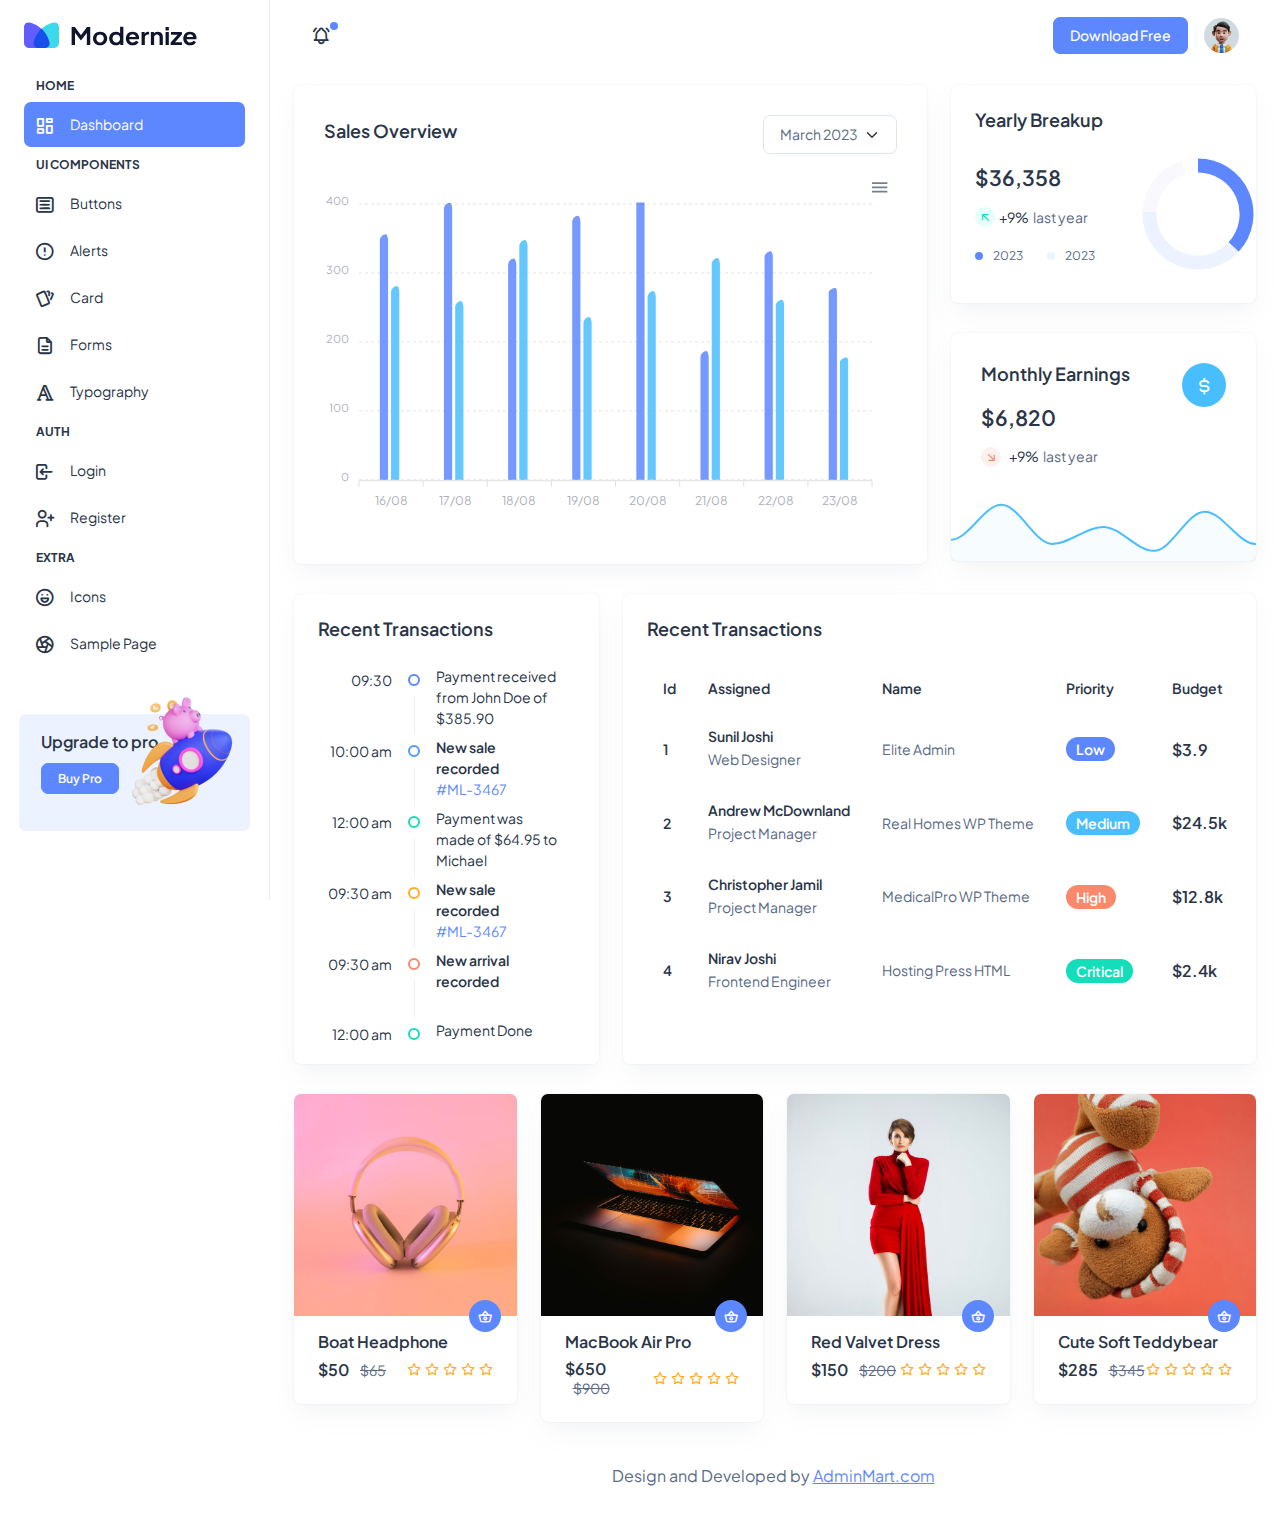
<file: Admin/pages/index.html>
<!doctype html>
<html lang="en">

<head>
  <meta charset="utf-8">
  <meta name="viewport" content="width=device-width, initial-scale=1">
  <title>Modernize Free</title>
  <link rel="shortcut icon" type="image/png" href="../assets/images/logos/favicon.png" />
  <link rel="stylesheet" href="../assets/css/styles.min.css" />
</head>

<body>
  <!--  Body Wrapper -->
  <div class="page-wrapper" id="main-wrapper" data-layout="vertical" data-navbarbg="skin6" data-sidebartype="full"
    data-sidebar-position="fixed" data-header-position="fixed">
    <!-- Sidebar Start -->
    <aside class="left-sidebar">
      <!-- Sidebar scroll-->
      <div>
        <div class="brand-logo d-flex align-items-center justify-content-between">
          <a href="./index.html" class="text-nowrap logo-img">
            <img src="../assets/images/logos/dark-logo.svg" width="180" alt="" />
          </a>
          <div class="close-btn d-xl-none d-block sidebartoggler cursor-pointer" id="sidebarCollapse">
            <i class="ti ti-x fs-8"></i>
          </div>
        </div>
        <!-- Sidebar navigation-->
        <nav class="sidebar-nav scroll-sidebar" data-simplebar="">
          <ul id="sidebarnav">
            <li class="nav-small-cap">
              <i class="ti ti-dots nav-small-cap-icon fs-4"></i>
              <span class="hide-menu">Home</span>
            </li>
            <li class="sidebar-item">
              <a class="sidebar-link" href="./index.html" aria-expanded="false">
                <span>
                  <i class="ti ti-layout-dashboard"></i>
                </span>
                <span class="hide-menu">Dashboard</span>
              </a>
            </li>
            <li class="nav-small-cap">
              <i class="ti ti-dots nav-small-cap-icon fs-4"></i>
              <span class="hide-menu">UI COMPONENTS</span>
            </li>
            <li class="sidebar-item">
              <a class="sidebar-link" href="./ui-buttons.html" aria-expanded="false">
                <span>
                  <i class="ti ti-article"></i>
                </span>
                <span class="hide-menu">Buttons</span>
              </a>
            </li>
            <li class="sidebar-item">
              <a class="sidebar-link" href="./ui-alerts.html" aria-expanded="false">
                <span>
                  <i class="ti ti-alert-circle"></i>
                </span>
                <span class="hide-menu">Alerts</span>
              </a>
            </li>
            <li class="sidebar-item">
              <a class="sidebar-link" href="./ui-card.html" aria-expanded="false">
                <span>
                  <i class="ti ti-cards"></i>
                </span>
                <span class="hide-menu">Card</span>
              </a>
            </li>
            <li class="sidebar-item">
              <a class="sidebar-link" href="./ui-forms.html" aria-expanded="false">
                <span>
                  <i class="ti ti-file-description"></i>
                </span>
                <span class="hide-menu">Forms</span>
              </a>
            </li>
            <li class="sidebar-item">
              <a class="sidebar-link" href="./ui-typography.html" aria-expanded="false">
                <span>
                  <i class="ti ti-typography"></i>
                </span>
                <span class="hide-menu">Typography</span>
              </a>
            </li>
            <li class="nav-small-cap">
              <i class="ti ti-dots nav-small-cap-icon fs-4"></i>
              <span class="hide-menu">AUTH</span>
            </li>
            <li class="sidebar-item">
              <a class="sidebar-link" href="./authentication-login.html" aria-expanded="false">
                <span>
                  <i class="ti ti-login"></i>
                </span>
                <span class="hide-menu">Login</span>
              </a>
            </li>
            <li class="sidebar-item">
              <a class="sidebar-link" href="./authentication-register.html" aria-expanded="false">
                <span>
                  <i class="ti ti-user-plus"></i>
                </span>
                <span class="hide-menu">Register</span>
              </a>
            </li>
            <li class="nav-small-cap">
              <i class="ti ti-dots nav-small-cap-icon fs-4"></i>
              <span class="hide-menu">EXTRA</span>
            </li>
            <li class="sidebar-item">
              <a class="sidebar-link" href="./icon-tabler.html" aria-expanded="false">
                <span>
                  <i class="ti ti-mood-happy"></i>
                </span>
                <span class="hide-menu">Icons</span>
              </a>
            </li>
            <li class="sidebar-item">
              <a class="sidebar-link" href="./sample-page.html" aria-expanded="false">
                <span>
                  <i class="ti ti-aperture"></i>
                </span>
                <span class="hide-menu">Sample Page</span>
              </a>
            </li>
          </ul>
          <div class="unlimited-access hide-menu bg-light-primary position-relative mb-7 mt-5 rounded">
            <div class="d-flex">
              <div class="unlimited-access-title me-3">
                <h6 class="fw-semibold fs-4 mb-6 text-dark w-85">Upgrade to pro</h6>
                <a href="https://adminmart.com/product/modernize-bootstrap-5-admin-template/" target="_blank" class="btn btn-primary fs-2 fw-semibold lh-sm">Buy Pro</a>
              </div>
              <div class="unlimited-access-img">
                <img src="../assets/images/backgrounds/rocket.png" alt="" class="img-fluid">
              </div>
            </div>
          </div>
        </nav>
        <!-- End Sidebar navigation -->
      </div>
      <!-- End Sidebar scroll-->
    </aside>
    <!--  Sidebar End -->
    <!--  Main wrapper -->
    <div class="body-wrapper">
      <!--  Header Start -->
      <header class="app-header">
        <nav class="navbar navbar-expand-lg navbar-light">
          <ul class="navbar-nav">
            <li class="nav-item d-block d-xl-none">
              <a class="nav-link sidebartoggler nav-icon-hover" id="headerCollapse" href="javascript:void(0)">
                <i class="ti ti-menu-2"></i>
              </a>
            </li>
            <li class="nav-item">
              <a class="nav-link nav-icon-hover" href="javascript:void(0)">
                <i class="ti ti-bell-ringing"></i>
                <div class="notification bg-primary rounded-circle"></div>
              </a>
            </li>
          </ul>
          <div class="navbar-collapse justify-content-end px-0" id="navbarNav">
            <ul class="navbar-nav flex-row ms-auto align-items-center justify-content-end">
              <a href="https://adminmart.com/product/modernize-free-bootstrap-admin-dashboard/" target="_blank" class="btn btn-primary">Download Free</a>
              <li class="nav-item dropdown">
                <a class="nav-link nav-icon-hover" href="javascript:void(0)" id="drop2" data-bs-toggle="dropdown"
                  aria-expanded="false">
                  <img src="../assets/images/profile/user-1.jpg" alt="" width="35" height="35" class="rounded-circle">
                </a>
                <div class="dropdown-menu dropdown-menu-end dropdown-menu-animate-up" aria-labelledby="drop2">
                  <div class="message-body">
                    <a href="javascript:void(0)" class="d-flex align-items-center gap-2 dropdown-item">
                      <i class="ti ti-user fs-6"></i>
                      <p class="mb-0 fs-3">My Profile</p>
                    </a>
                    <a href="javascript:void(0)" class="d-flex align-items-center gap-2 dropdown-item">
                      <i class="ti ti-mail fs-6"></i>
                      <p class="mb-0 fs-3">My Account</p>
                    </a>
                    <a href="javascript:void(0)" class="d-flex align-items-center gap-2 dropdown-item">
                      <i class="ti ti-list-check fs-6"></i>
                      <p class="mb-0 fs-3">My Task</p>
                    </a>
                    <a href="./authentication-login.html" class="btn btn-outline-primary mx-3 mt-2 d-block">Logout</a>
                  </div>
                </div>
              </li>
            </ul>
          </div>
        </nav>
      </header>
      <!--  Header End -->
      <div class="container-fluid">
        <!--  Row 1 -->
        <div class="row">
          <div class="col-lg-8 d-flex align-items-strech">
            <div class="card w-100">
              <div class="card-body">
                <div class="d-sm-flex d-block align-items-center justify-content-between mb-9">
                  <div class="mb-3 mb-sm-0">
                    <h5 class="card-title fw-semibold">Sales Overview</h5>
                  </div>
                  <div>
                    <select class="form-select">
                      <option value="1">March 2023</option>
                      <option value="2">April 2023</option>
                      <option value="3">May 2023</option>
                      <option value="4">June 2023</option>
                    </select>
                  </div>
                </div>
                <div id="chart"></div>
              </div>
            </div>
          </div>
          <div class="col-lg-4">
            <div class="row">
              <div class="col-lg-12">
                <!-- Yearly Breakup -->
                <div class="card overflow-hidden">
                  <div class="card-body p-4">
                    <h5 class="card-title mb-9 fw-semibold">Yearly Breakup</h5>
                    <div class="row align-items-center">
                      <div class="col-8">
                        <h4 class="fw-semibold mb-3">$36,358</h4>
                        <div class="d-flex align-items-center mb-3">
                          <span
                            class="me-1 rounded-circle bg-light-success round-20 d-flex align-items-center justify-content-center">
                            <i class="ti ti-arrow-up-left text-success"></i>
                          </span>
                          <p class="text-dark me-1 fs-3 mb-0">+9%</p>
                          <p class="fs-3 mb-0">last year</p>
                        </div>
                        <div class="d-flex align-items-center">
                          <div class="me-4">
                            <span class="round-8 bg-primary rounded-circle me-2 d-inline-block"></span>
                            <span class="fs-2">2023</span>
                          </div>
                          <div>
                            <span class="round-8 bg-light-primary rounded-circle me-2 d-inline-block"></span>
                            <span class="fs-2">2023</span>
                          </div>
                        </div>
                      </div>
                      <div class="col-4">
                        <div class="d-flex justify-content-center">
                          <div id="breakup"></div>
                        </div>
                      </div>
                    </div>
                  </div>
                </div>
              </div>
              <div class="col-lg-12">
                <!-- Monthly Earnings -->
                <div class="card">
                  <div class="card-body">
                    <div class="row alig n-items-start">
                      <div class="col-8">
                        <h5 class="card-title mb-9 fw-semibold"> Monthly Earnings </h5>
                        <h4 class="fw-semibold mb-3">$6,820</h4>
                        <div class="d-flex align-items-center pb-1">
                          <span
                            class="me-2 rounded-circle bg-light-danger round-20 d-flex align-items-center justify-content-center">
                            <i class="ti ti-arrow-down-right text-danger"></i>
                          </span>
                          <p class="text-dark me-1 fs-3 mb-0">+9%</p>
                          <p class="fs-3 mb-0">last year</p>
                        </div>
                      </div>
                      <div class="col-4">
                        <div class="d-flex justify-content-end">
                          <div
                            class="text-white bg-secondary rounded-circle p-6 d-flex align-items-center justify-content-center">
                            <i class="ti ti-currency-dollar fs-6"></i>
                          </div>
                        </div>
                      </div>
                    </div>
                  </div>
                  <div id="earning"></div>
                </div>
              </div>
            </div>
          </div>
        </div>
        <div class="row">
          <div class="col-lg-4 d-flex align-items-stretch">
            <div class="card w-100">
              <div class="card-body p-4">
                <div class="mb-4">
                  <h5 class="card-title fw-semibold">Recent Transactions</h5>
                </div>
                <ul class="timeline-widget mb-0 position-relative mb-n5">
                  <li class="timeline-item d-flex position-relative overflow-hidden">
                    <div class="timeline-time text-dark flex-shrink-0 text-end">09:30</div>
                    <div class="timeline-badge-wrap d-flex flex-column align-items-center">
                      <span class="timeline-badge border-2 border border-primary flex-shrink-0 my-8"></span>
                      <span class="timeline-badge-border d-block flex-shrink-0"></span>
                    </div>
                    <div class="timeline-desc fs-3 text-dark mt-n1">Payment received from John Doe of $385.90</div>
                  </li>
                  <li class="timeline-item d-flex position-relative overflow-hidden">
                    <div class="timeline-time text-dark flex-shrink-0 text-end">10:00 am</div>
                    <div class="timeline-badge-wrap d-flex flex-column align-items-center">
                      <span class="timeline-badge border-2 border border-info flex-shrink-0 my-8"></span>
                      <span class="timeline-badge-border d-block flex-shrink-0"></span>
                    </div>
                    <div class="timeline-desc fs-3 text-dark mt-n1 fw-semibold">New sale recorded <a
                        href="javascript:void(0)" class="text-primary d-block fw-normal">#ML-3467</a>
                    </div>
                  </li>
                  <li class="timeline-item d-flex position-relative overflow-hidden">
                    <div class="timeline-time text-dark flex-shrink-0 text-end">12:00 am</div>
                    <div class="timeline-badge-wrap d-flex flex-column align-items-center">
                      <span class="timeline-badge border-2 border border-success flex-shrink-0 my-8"></span>
                      <span class="timeline-badge-border d-block flex-shrink-0"></span>
                    </div>
                    <div class="timeline-desc fs-3 text-dark mt-n1">Payment was made of $64.95 to Michael</div>
                  </li>
                  <li class="timeline-item d-flex position-relative overflow-hidden">
                    <div class="timeline-time text-dark flex-shrink-0 text-end">09:30 am</div>
                    <div class="timeline-badge-wrap d-flex flex-column align-items-center">
                      <span class="timeline-badge border-2 border border-warning flex-shrink-0 my-8"></span>
                      <span class="timeline-badge-border d-block flex-shrink-0"></span>
                    </div>
                    <div class="timeline-desc fs-3 text-dark mt-n1 fw-semibold">New sale recorded <a
                        href="javascript:void(0)" class="text-primary d-block fw-normal">#ML-3467</a>
                    </div>
                  </li>
                  <li class="timeline-item d-flex position-relative overflow-hidden">
                    <div class="timeline-time text-dark flex-shrink-0 text-end">09:30 am</div>
                    <div class="timeline-badge-wrap d-flex flex-column align-items-center">
                      <span class="timeline-badge border-2 border border-danger flex-shrink-0 my-8"></span>
                      <span class="timeline-badge-border d-block flex-shrink-0"></span>
                    </div>
                    <div class="timeline-desc fs-3 text-dark mt-n1 fw-semibold">New arrival recorded 
                    </div>
                  </li>
                  <li class="timeline-item d-flex position-relative overflow-hidden">
                    <div class="timeline-time text-dark flex-shrink-0 text-end">12:00 am</div>
                    <div class="timeline-badge-wrap d-flex flex-column align-items-center">
                      <span class="timeline-badge border-2 border border-success flex-shrink-0 my-8"></span>
                    </div>
                    <div class="timeline-desc fs-3 text-dark mt-n1">Payment Done</div>
                  </li>
                </ul>
              </div>
            </div>
          </div>
          <div class="col-lg-8 d-flex align-items-stretch">
            <div class="card w-100">
              <div class="card-body p-4">
                <h5 class="card-title fw-semibold mb-4">Recent Transactions</h5>
                <div class="table-responsive">
                  <table class="table text-nowrap mb-0 align-middle">
                    <thead class="text-dark fs-4">
                      <tr>
                        <th class="border-bottom-0">
                          <h6 class="fw-semibold mb-0">Id</h6>
                        </th>
                        <th class="border-bottom-0">
                          <h6 class="fw-semibold mb-0">Assigned</h6>
                        </th>
                        <th class="border-bottom-0">
                          <h6 class="fw-semibold mb-0">Name</h6>
                        </th>
                        <th class="border-bottom-0">
                          <h6 class="fw-semibold mb-0">Priority</h6>
                        </th>
                        <th class="border-bottom-0">
                          <h6 class="fw-semibold mb-0">Budget</h6>
                        </th>
                      </tr>
                    </thead>
                    <tbody>
                      <tr>
                        <td class="border-bottom-0"><h6 class="fw-semibold mb-0">1</h6></td>
                        <td class="border-bottom-0">
                            <h6 class="fw-semibold mb-1">Sunil Joshi</h6>
                            <span class="fw-normal">Web Designer</span>                          
                        </td>
                        <td class="border-bottom-0">
                          <p class="mb-0 fw-normal">Elite Admin</p>
                        </td>
                        <td class="border-bottom-0">
                          <div class="d-flex align-items-center gap-2">
                            <span class="badge bg-primary rounded-3 fw-semibold">Low</span>
                          </div>
                        </td>
                        <td class="border-bottom-0">
                          <h6 class="fw-semibold mb-0 fs-4">$3.9</h6>
                        </td>
                      </tr> 
                      <tr>
                        <td class="border-bottom-0"><h6 class="fw-semibold mb-0">2</h6></td>
                        <td class="border-bottom-0">
                            <h6 class="fw-semibold mb-1">Andrew McDownland</h6>
                            <span class="fw-normal">Project Manager</span>                          
                        </td>
                        <td class="border-bottom-0">
                          <p class="mb-0 fw-normal">Real Homes WP Theme</p>
                        </td>
                        <td class="border-bottom-0">
                          <div class="d-flex align-items-center gap-2">
                            <span class="badge bg-secondary rounded-3 fw-semibold">Medium</span>
                          </div>
                        </td>
                        <td class="border-bottom-0">
                          <h6 class="fw-semibold mb-0 fs-4">$24.5k</h6>
                        </td>
                      </tr> 
                      <tr>
                        <td class="border-bottom-0"><h6 class="fw-semibold mb-0">3</h6></td>
                        <td class="border-bottom-0">
                            <h6 class="fw-semibold mb-1">Christopher Jamil</h6>
                            <span class="fw-normal">Project Manager</span>                          
                        </td>
                        <td class="border-bottom-0">
                          <p class="mb-0 fw-normal">MedicalPro WP Theme</p>
                        </td>
                        <td class="border-bottom-0">
                          <div class="d-flex align-items-center gap-2">
                            <span class="badge bg-danger rounded-3 fw-semibold">High</span>
                          </div>
                        </td>
                        <td class="border-bottom-0">
                          <h6 class="fw-semibold mb-0 fs-4">$12.8k</h6>
                        </td>
                      </tr>      
                      <tr>
                        <td class="border-bottom-0"><h6 class="fw-semibold mb-0">4</h6></td>
                        <td class="border-bottom-0">
                            <h6 class="fw-semibold mb-1">Nirav Joshi</h6>
                            <span class="fw-normal">Frontend Engineer</span>                          
                        </td>
                        <td class="border-bottom-0">
                          <p class="mb-0 fw-normal">Hosting Press HTML</p>
                        </td>
                        <td class="border-bottom-0">
                          <div class="d-flex align-items-center gap-2">
                            <span class="badge bg-success rounded-3 fw-semibold">Critical</span>
                          </div>
                        </td>
                        <td class="border-bottom-0">
                          <h6 class="fw-semibold mb-0 fs-4">$2.4k</h6>
                        </td>
                      </tr>                       
                    </tbody>
                  </table>
                </div>
              </div>
            </div>
          </div>
        </div>
        <div class="row">
          <div class="col-sm-6 col-xl-3">
            <div class="card overflow-hidden rounded-2">
              <div class="position-relative">
                <a href="javascript:void(0)"><img src="../assets/images/products/s4.jpg" class="card-img-top rounded-0" alt="..."></a>
                <a href="javascript:void(0)" class="bg-primary rounded-circle p-2 text-white d-inline-flex position-absolute bottom-0 end-0 mb-n3 me-3" data-bs-toggle="tooltip" data-bs-placement="top" data-bs-title="Add To Cart"><i class="ti ti-basket fs-4"></i></a>                      </div>
              <div class="card-body pt-3 p-4">
                <h6 class="fw-semibold fs-4">Boat Headphone</h6>
                <div class="d-flex align-items-center justify-content-between">
                  <h6 class="fw-semibold fs-4 mb-0">$50 <span class="ms-2 fw-normal text-muted fs-3"><del>$65</del></span></h6>
                  <ul class="list-unstyled d-flex align-items-center mb-0">
                    <li><a class="me-1" href="javascript:void(0)"><i class="ti ti-star text-warning"></i></a></li>
                    <li><a class="me-1" href="javascript:void(0)"><i class="ti ti-star text-warning"></i></a></li>
                    <li><a class="me-1" href="javascript:void(0)"><i class="ti ti-star text-warning"></i></a></li>
                    <li><a class="me-1" href="javascript:void(0)"><i class="ti ti-star text-warning"></i></a></li>
                    <li><a class="" href="javascript:void(0)"><i class="ti ti-star text-warning"></i></a></li>
                  </ul>
                </div>
              </div>
            </div>
          </div>
          <div class="col-sm-6 col-xl-3">
            <div class="card overflow-hidden rounded-2">
              <div class="position-relative">
                <a href="javascript:void(0)"><img src="../assets/images/products/s5.jpg" class="card-img-top rounded-0" alt="..."></a>
                <a href="javascript:void(0)" class="bg-primary rounded-circle p-2 text-white d-inline-flex position-absolute bottom-0 end-0 mb-n3 me-3" data-bs-toggle="tooltip" data-bs-placement="top" data-bs-title="Add To Cart"><i class="ti ti-basket fs-4"></i></a>                      </div>
              <div class="card-body pt-3 p-4">
                <h6 class="fw-semibold fs-4">MacBook Air Pro</h6>
                <div class="d-flex align-items-center justify-content-between">
                  <h6 class="fw-semibold fs-4 mb-0">$650 <span class="ms-2 fw-normal text-muted fs-3"><del>$900</del></span></h6>
                  <ul class="list-unstyled d-flex align-items-center mb-0">
                    <li><a class="me-1" href="javascript:void(0)"><i class="ti ti-star text-warning"></i></a></li>
                    <li><a class="me-1" href="javascript:void(0)"><i class="ti ti-star text-warning"></i></a></li>
                    <li><a class="me-1" href="javascript:void(0)"><i class="ti ti-star text-warning"></i></a></li>
                    <li><a class="me-1" href="javascript:void(0)"><i class="ti ti-star text-warning"></i></a></li>
                    <li><a class="" href="javascript:void(0)"><i class="ti ti-star text-warning"></i></a></li>
                  </ul>
                </div>
              </div>
            </div>
          </div>
          <div class="col-sm-6 col-xl-3">
            <div class="card overflow-hidden rounded-2">
              <div class="position-relative">
                <a href="javascript:void(0)"><img src="../assets/images/products/s7.jpg" class="card-img-top rounded-0" alt="..."></a>
                <a href="javascript:void(0)" class="bg-primary rounded-circle p-2 text-white d-inline-flex position-absolute bottom-0 end-0 mb-n3 me-3" data-bs-toggle="tooltip" data-bs-placement="top" data-bs-title="Add To Cart"><i class="ti ti-basket fs-4"></i></a>                      </div>
              <div class="card-body pt-3 p-4">
                <h6 class="fw-semibold fs-4">Red Valvet Dress</h6>
                <div class="d-flex align-items-center justify-content-between">
                  <h6 class="fw-semibold fs-4 mb-0">$150 <span class="ms-2 fw-normal text-muted fs-3"><del>$200</del></span></h6>
                  <ul class="list-unstyled d-flex align-items-center mb-0">
                    <li><a class="me-1" href="javascript:void(0)"><i class="ti ti-star text-warning"></i></a></li>
                    <li><a class="me-1" href="javascript:void(0)"><i class="ti ti-star text-warning"></i></a></li>
                    <li><a class="me-1" href="javascript:void(0)"><i class="ti ti-star text-warning"></i></a></li>
                    <li><a class="me-1" href="javascript:void(0)"><i class="ti ti-star text-warning"></i></a></li>
                    <li><a class="" href="javascript:void(0)"><i class="ti ti-star text-warning"></i></a></li>
                  </ul>
                </div>
              </div>
            </div>
          </div>
          <div class="col-sm-6 col-xl-3">
            <div class="card overflow-hidden rounded-2">
              <div class="position-relative">
                <a href="javascript:void(0)"><img src="../assets/images/products/s11.jpg" class="card-img-top rounded-0" alt="..."></a>
                <a href="javascript:void(0)" class="bg-primary rounded-circle p-2 text-white d-inline-flex position-absolute bottom-0 end-0 mb-n3 me-3" data-bs-toggle="tooltip" data-bs-placement="top" data-bs-title="Add To Cart"><i class="ti ti-basket fs-4"></i></a>                      </div>
              <div class="card-body pt-3 p-4">
                <h6 class="fw-semibold fs-4">Cute Soft Teddybear</h6>
                <div class="d-flex align-items-center justify-content-between">
                  <h6 class="fw-semibold fs-4 mb-0">$285 <span class="ms-2 fw-normal text-muted fs-3"><del>$345</del></span></h6>
                  <ul class="list-unstyled d-flex align-items-center mb-0">
                    <li><a class="me-1" href="javascript:void(0)"><i class="ti ti-star text-warning"></i></a></li>
                    <li><a class="me-1" href="javascript:void(0)"><i class="ti ti-star text-warning"></i></a></li>
                    <li><a class="me-1" href="javascript:void(0)"><i class="ti ti-star text-warning"></i></a></li>
                    <li><a class="me-1" href="javascript:void(0)"><i class="ti ti-star text-warning"></i></a></li>
                    <li><a class="" href="javascript:void(0)"><i class="ti ti-star text-warning"></i></a></li>
                  </ul>
                </div>
              </div>
            </div>
          </div>
        </div>
        <div class="py-6 px-6 text-center">
          <p class="mb-0 fs-4">Design and Developed by <a href="https://adminmart.com/" target="_blank" class="pe-1 text-primary text-decoration-underline">AdminMart.com</a></p>
        </div>
      </div>
    </div>
  </div>
  <script src="../assets/libs/jquery/dist/jquery.min.js"></script>
  <script src="../assets/libs/bootstrap/dist/js/bootstrap.bundle.min.js"></script>
  <script src="../assets/js/sidebarmenu.js"></script>
  <script src="../assets/js/app.min.js"></script>
  <script src="../assets/libs/apexcharts/dist/apexcharts.min.js"></script>
  <script src="../assets/libs/simplebar/dist/simplebar.js"></script>
  <script src="../assets/js/dashboard.js"></script>
</body>

</html>
</file>
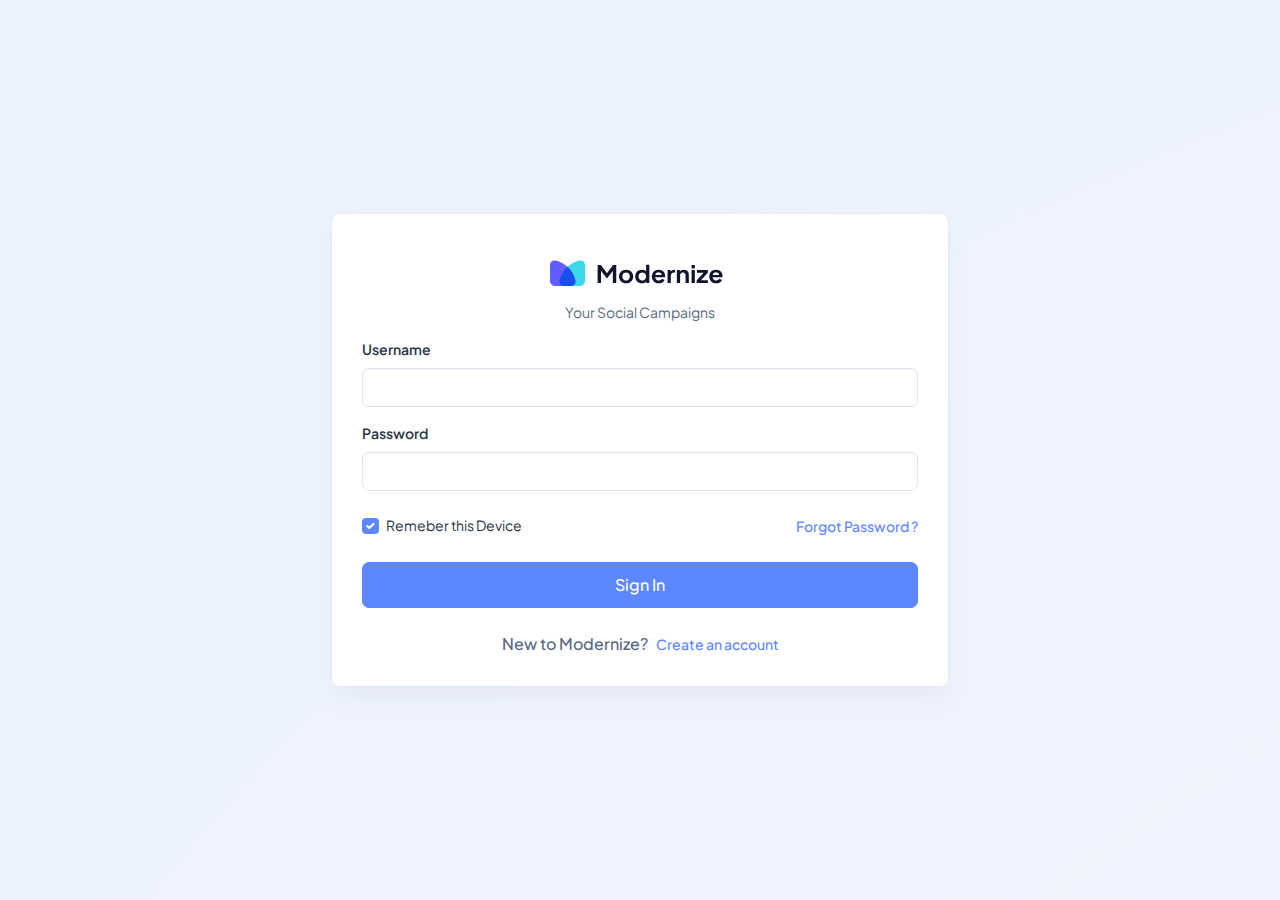
<file: Admin/pages/authentication-login.html>
<!doctype html>
<html lang="en">

<head>
  <meta charset="utf-8">
  <meta name="viewport" content="width=device-width, initial-scale=1">
  <title>Modernize Free</title>
  <link rel="shortcut icon" type="image/png" href="../assets/images/logos/favicon.png" />
  <link rel="stylesheet" href="../assets/css/styles.min.css" />
</head>

<body>
  <!--  Body Wrapper -->
  <div class="page-wrapper" id="main-wrapper" data-layout="vertical" data-navbarbg="skin6" data-sidebartype="full"
    data-sidebar-position="fixed" data-header-position="fixed">
    <div
      class="position-relative overflow-hidden radial-gradient min-vh-100 d-flex align-items-center justify-content-center">
      <div class="d-flex align-items-center justify-content-center w-100">
        <div class="row justify-content-center w-100">
          <div class="col-md-8 col-lg-6 col-xxl-3">
            <div class="card mb-0">
              <div class="card-body">
                <a href="./index.html" class="text-nowrap logo-img text-center d-block py-3 w-100">
                  <img src="../assets/images/logos/dark-logo.svg" width="180" alt="">
                </a>
                <p class="text-center">Your Social Campaigns</p>
                <form>
                  <div class="mb-3">
                    <label for="exampleInputEmail1" class="form-label">Username</label>
                    <input type="email" class="form-control" id="exampleInputEmail1" aria-describedby="emailHelp">
                  </div>
                  <div class="mb-4">
                    <label for="exampleInputPassword1" class="form-label">Password</label>
                    <input type="password" class="form-control" id="exampleInputPassword1">
                  </div>
                  <div class="d-flex align-items-center justify-content-between mb-4">
                    <div class="form-check">
                      <input class="form-check-input primary" type="checkbox" value="" id="flexCheckChecked" checked>
                      <label class="form-check-label text-dark" for="flexCheckChecked">
                        Remeber this Device
                      </label>
                    </div>
                    <a class="text-primary fw-bold" href="./index.html">Forgot Password ?</a>
                  </div>
                  <a href="./index.html" class="btn btn-primary w-100 py-8 fs-4 mb-4 rounded-2">Sign In</a>
                  <div class="d-flex align-items-center justify-content-center">
                    <p class="fs-4 mb-0 fw-bold">New to Modernize?</p>
                    <a class="text-primary fw-bold ms-2" href="./authentication-register.html">Create an account</a>
                  </div>
                </form>
              </div>
            </div>
          </div>
        </div>
      </div>
    </div>
  </div>
  <script src="../assets/libs/jquery/dist/jquery.min.js"></script>
  <script src="../assets/libs/bootstrap/dist/js/bootstrap.bundle.min.js"></script>
</body>

</html>
</file>
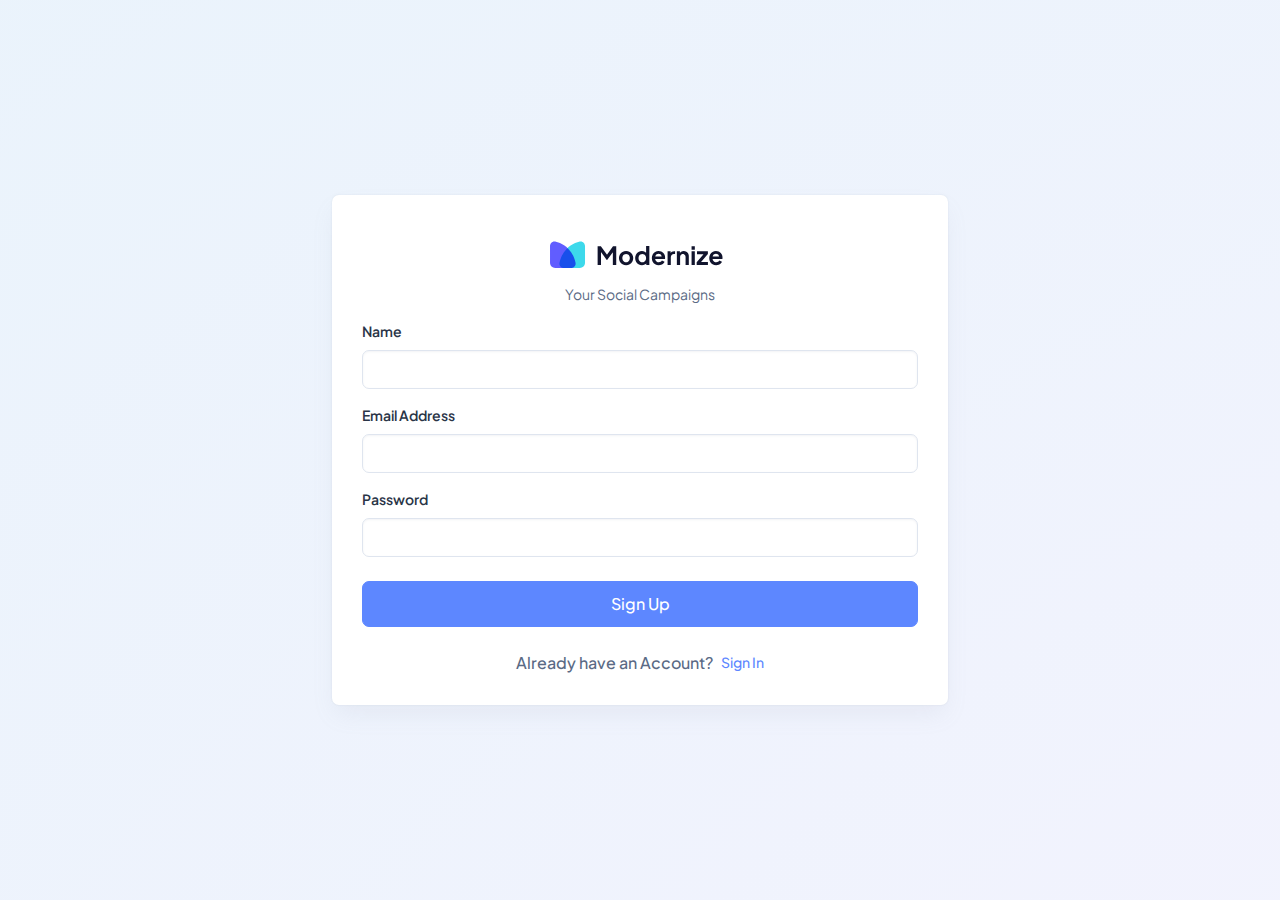
<file: Admin/pages/authentication-register.html>
<!doctype html>
<html lang="en">

<head>
  <meta charset="utf-8">
  <meta name="viewport" content="width=device-width, initial-scale=1">
  <title>Modernize Free</title>
  <link rel="shortcut icon" type="image/png" href="../assets/images/logos/favicon.png" />
  <link rel="stylesheet" href="../assets/css/styles.min.css" />
</head>

<body>
  <!--  Body Wrapper -->
  <div class="page-wrapper" id="main-wrapper" data-layout="vertical" data-navbarbg="skin6" data-sidebartype="full"
    data-sidebar-position="fixed" data-header-position="fixed">
    <div
      class="position-relative overflow-hidden radial-gradient min-vh-100 d-flex align-items-center justify-content-center">
      <div class="d-flex align-items-center justify-content-center w-100">
        <div class="row justify-content-center w-100">
          <div class="col-md-8 col-lg-6 col-xxl-3">
            <div class="card mb-0">
              <div class="card-body">
                <a href="./index.html" class="text-nowrap logo-img text-center d-block py-3 w-100">
                  <img src="../assets/images/logos/dark-logo.svg" width="180" alt="">
                </a>
                <p class="text-center">Your Social Campaigns</p>
                <form>
                  <div class="mb-3">
                    <label for="exampleInputtext1" class="form-label">Name</label>
                    <input type="text" class="form-control" id="exampleInputtext1" aria-describedby="textHelp">
                  </div>
                  <div class="mb-3">
                    <label for="exampleInputEmail1" class="form-label">Email Address</label>
                    <input type="email" class="form-control" id="exampleInputEmail1" aria-describedby="emailHelp">
                  </div>
                  <div class="mb-4">
                    <label for="exampleInputPassword1" class="form-label">Password</label>
                    <input type="password" class="form-control" id="exampleInputPassword1">
                  </div>
                  <a href="./index.html" class="btn btn-primary w-100 py-8 fs-4 mb-4 rounded-2">Sign Up</a>
                  <div class="d-flex align-items-center justify-content-center">
                    <p class="fs-4 mb-0 fw-bold">Already have an Account?</p>
                    <a class="text-primary fw-bold ms-2" href="./authentication-login.html">Sign In</a>
                  </div>
                </form>
              </div>
            </div>
          </div>
        </div>
      </div>
    </div>
  </div>
  <script src="../assets/libs/jquery/dist/jquery.min.js"></script>
  <script src="../assets/libs/bootstrap/dist/js/bootstrap.bundle.min.js"></script>
</body>

</html>
</file>
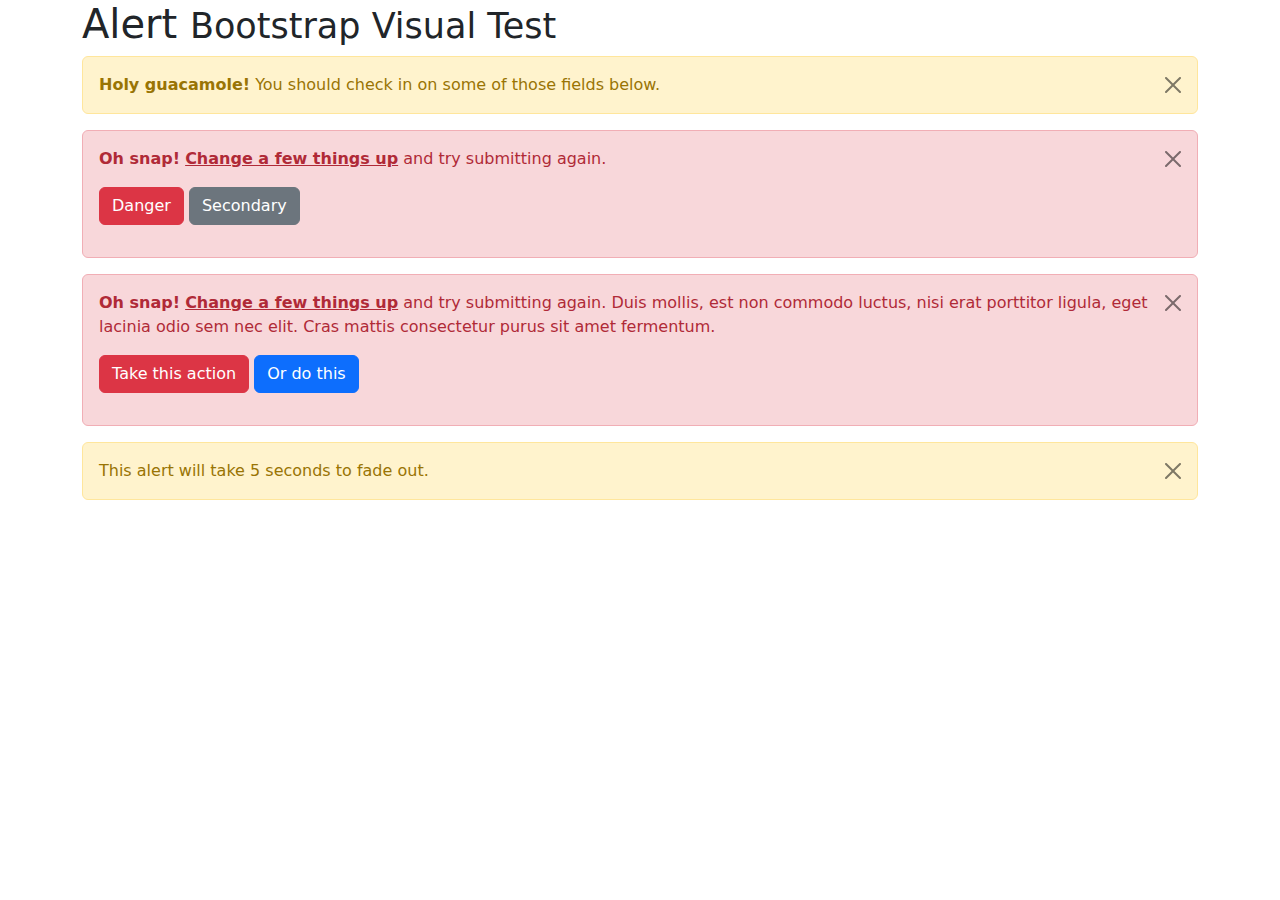
<file: Admin/assets/libs/bootstrap/js/tests/visual/alert.html>
<!doctype html>
<html lang="en">
  <head>
    <meta charset="utf-8">
    <meta name="viewport" content="width=device-width, initial-scale=1">
    <link href="../../../dist/css/bootstrap.min.css" rel="stylesheet">
    <title>Alert</title>
  </head>
  <body>
    <div class="container">
      <h1>Alert <small>Bootstrap Visual Test</small></h1>

      <div class="alert alert-warning alert-dismissible fade show" role="alert">
        <button type="button" class="btn-close" data-bs-dismiss="alert" aria-label="Close"></button>
        <strong>Holy guacamole!</strong> You should check in on some of those fields below.
      </div>

      <div class="alert alert-danger alert-dismissible fade show" role="alert">
        <button type="button" class="btn-close" data-bs-dismiss="alert" aria-label="Close"></button>
        <p>
          <strong>Oh snap!</strong> <a href="#" class="alert-link">Change a few things up</a> and try submitting again.
        </p>
        <p>
          <button type="button" class="btn btn-danger">Danger</button>
          <button type="button" class="btn btn-secondary">Secondary</button>
        </p>
      </div>

      <div class="alert alert-danger alert-dismissible fade show" role="alert">
        <button type="button" class="btn-close" data-bs-dismiss="alert" aria-label="Close"></button>
        <p>
          <strong>Oh snap!</strong> <a href="#" class="alert-link">Change a few things up</a> and try submitting again. Duis mollis, est non commodo luctus, nisi erat porttitor ligula, eget lacinia odio sem nec elit. Cras mattis consectetur purus sit amet fermentum.
        </p>
        <p>
          <button type="button" class="btn btn-danger">Take this action</button>
          <button type="button" class="btn btn-primary">Or do this</button>
        </p>
      </div>

      <div class="alert alert-warning alert-dismissible fade show" role="alert" style="transition-duration: 5s;">
        <button type="button" class="btn-close" data-bs-dismiss="alert" aria-label="Close"></button>
        This alert will take 5 seconds to fade out.
      </div>
    </div>

    <script src="../../../dist/js/bootstrap.bundle.js"></script>
  </body>
</html>
</file>
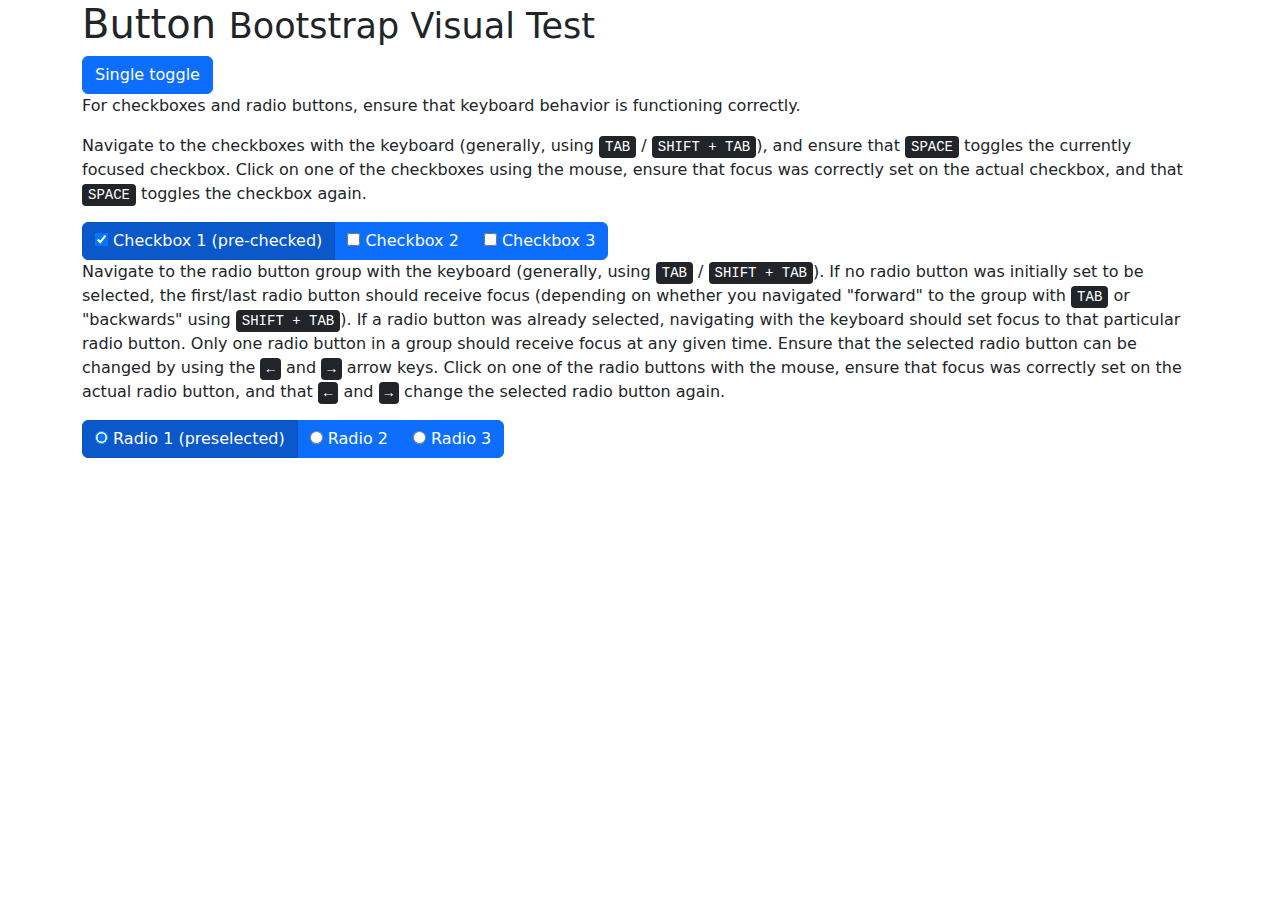
<file: Admin/assets/libs/bootstrap/js/tests/visual/button.html>
<!doctype html>
<html lang="en">
  <head>
    <meta charset="utf-8">
    <meta name="viewport" content="width=device-width, initial-scale=1">
    <link href="../../../dist/css/bootstrap.min.css" rel="stylesheet">
    <title>Button</title>
  </head>
  <body>
    <div class="container">
      <h1>Button <small>Bootstrap Visual Test</small></h1>

      <button type="button" class="btn btn-primary" data-bs-toggle="button" aria-pressed="false" autocomplete="off">
        Single toggle
      </button>

      <p>For checkboxes and radio buttons, ensure that keyboard behavior is functioning correctly.</p>
      <p>Navigate to the checkboxes with the keyboard (generally, using <kbd>TAB</kbd> / <kbd>SHIFT + TAB</kbd>), and ensure that <kbd>SPACE</kbd> toggles the currently focused checkbox. Click on one of the checkboxes using the mouse, ensure that focus was correctly set on the actual checkbox, and that <kbd>SPACE</kbd> toggles the checkbox again.</p>

      <div class="btn-group" data-bs-toggle="buttons">
        <label class="btn btn-primary active">
          <input type="checkbox" checked autocomplete="off"> Checkbox 1 (pre-checked)
        </label>
        <label class="btn btn-primary">
          <input type="checkbox" autocomplete="off"> Checkbox 2
        </label>
        <label class="btn btn-primary">
          <input type="checkbox" autocomplete="off"> Checkbox 3
        </label>
      </div>

      <p>Navigate to the radio button group with the keyboard (generally, using <kbd>TAB</kbd> / <kbd>SHIFT + TAB</kbd>). If no radio button was initially set to be selected, the first/last radio button should receive focus (depending on whether you navigated "forward" to the group with <kbd>TAB</kbd> or "backwards" using <kbd>SHIFT + TAB</kbd>). If a radio button was already selected, navigating with the keyboard should set focus to that particular radio button. Only one radio button in a group should receive focus at any given time.  Ensure that the selected radio button can be changed by using the <kbd>←</kbd> and <kbd>→</kbd> arrow keys. Click on one of the radio buttons with the mouse,  ensure that focus was correctly set on the actual radio button, and that <kbd>←</kbd> and <kbd>→</kbd> change the selected radio button again.</p>

      <div class="btn-group" data-bs-toggle="buttons">
        <label class="btn btn-primary active">
          <input type="radio" name="options" id="option1" autocomplete="off" checked> Radio 1 (preselected)
        </label>
        <label class="btn btn-primary">
          <input type="radio" name="options" id="option2" autocomplete="off"> Radio 2
        </label>
        <label class="btn btn-primary">
          <input type="radio" name="options" id="option3" autocomplete="off"> Radio 3
        </label>
      </div>
    </div>

    <script src="../../../dist/js/bootstrap.bundle.js"></script>
  </body>
</html>
</file>
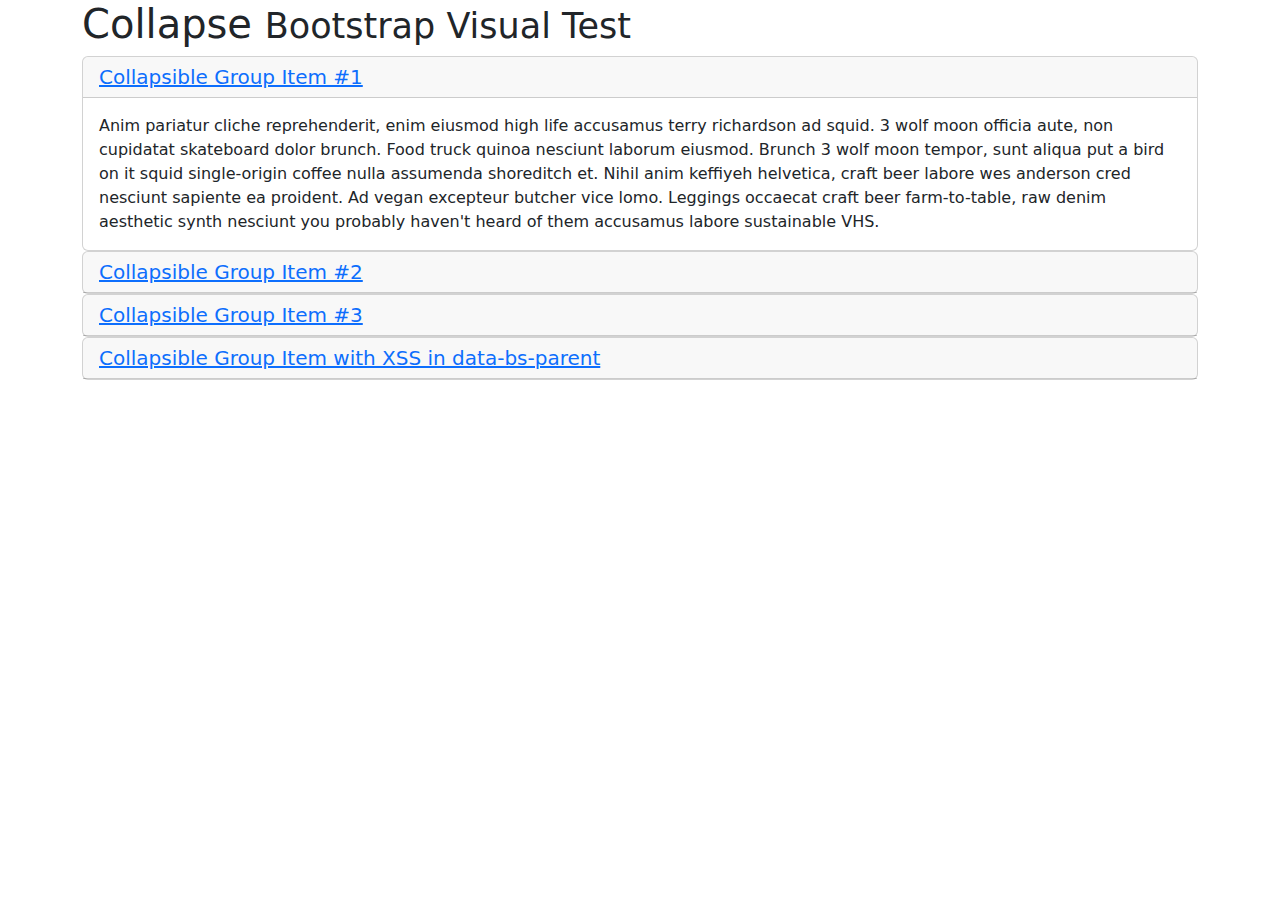
<file: Admin/assets/libs/bootstrap/js/tests/visual/collapse.html>
<!doctype html>
<html lang="en">
  <head>
    <meta charset="utf-8">
    <meta name="viewport" content="width=device-width, initial-scale=1">
    <link href="../../../dist/css/bootstrap.min.css" rel="stylesheet">
    <title>Collapse</title>
  </head>
  <body>
    <div class="container">
      <h1>Collapse <small>Bootstrap Visual Test</small></h1>

      <div id="accordion" role="tablist">
        <div class="card" role="presentation">
          <div class="card-header" role="tab" id="headingOne">
            <h5 class="mb-0">
              <a data-bs-toggle="collapse" href="#collapseOne" aria-expanded="true" aria-controls="collapseOne">
                Collapsible Group Item #1
              </a>
            </h5>
          </div>

          <div id="collapseOne" class="collapse show" data-bs-parent="#accordion" role="tabpanel" aria-labelledby="headingOne">
            <div class="card-body">
              Anim pariatur cliche reprehenderit, enim eiusmod high life accusamus terry richardson ad squid. 3 wolf moon officia aute, non cupidatat skateboard dolor brunch. Food truck quinoa nesciunt laborum eiusmod. Brunch 3 wolf moon tempor, sunt aliqua put a bird on it squid single-origin coffee nulla assumenda shoreditch et. Nihil anim keffiyeh helvetica, craft beer labore wes anderson cred nesciunt sapiente ea proident. Ad vegan excepteur butcher vice lomo. Leggings occaecat craft beer farm-to-table, raw denim aesthetic synth nesciunt you probably haven't heard of them accusamus labore sustainable VHS.
            </div>
          </div>
        </div>
        <div class="card" role="presentation">
          <div class="card-header" role="tab" id="headingTwo">
            <h5 class="mb-0">
              <a class="collapsed" data-bs-toggle="collapse" href="#collapseTwo" aria-expanded="false" aria-controls="collapseTwo">
                Collapsible Group Item #2
              </a>
            </h5>
          </div>
          <div id="collapseTwo" class="collapse" data-bs-parent="#accordion" role="tabpanel" aria-labelledby="headingTwo">
            <div class="card-body">
              Anim pariatur cliche reprehenderit, enim eiusmod high life accusamus terry richardson ad squid. 3 wolf moon officia aute, non cupidatat skateboard dolor brunch. Food truck quinoa nesciunt laborum eiusmod. Brunch 3 wolf moon tempor, sunt aliqua put a bird on it squid single-origin coffee nulla assumenda shoreditch et. Nihil anim keffiyeh helvetica, craft beer labore wes anderson cred nesciunt sapiente ea proident. Ad vegan excepteur butcher vice lomo. Leggings occaecat craft beer farm-to-table, raw denim aesthetic synth nesciunt you probably haven't heard of them accusamus labore sustainable VHS.
            </div>
          </div>
        </div>
        <div class="card" role="presentation">
          <div class="card-header" role="tab" id="headingThree">
            <h5 class="mb-0">
              <a class="collapsed" data-bs-toggle="collapse" href="#collapseThree" aria-expanded="false" aria-controls="collapseThree">
                Collapsible Group Item #3
              </a>
            </h5>
          </div>
          <div id="collapseThree" class="collapse" data-bs-parent="#accordion" role="tabpanel" aria-labelledby="headingThree">
            <div class="card-body">
              Anim pariatur cliche reprehenderit, enim eiusmod high life accusamus terry richardson ad squid. 3 wolf moon officia aute, non cupidatat skateboard dolor brunch. Food truck quinoa nesciunt laborum eiusmod. Brunch 3 wolf moon tempor, sunt aliqua put a bird on it squid single-origin coffee nulla assumenda shoreditch et. Nihil anim keffiyeh helvetica, craft beer labore wes anderson cred nesciunt sapiente ea proident. Ad vegan excepteur butcher vice lomo. Leggings occaecat craft beer farm-to-table, raw denim aesthetic synth nesciunt you probably haven't heard of them accusamus labore sustainable VHS.
            </div>
          </div>
        </div>
        <div class="card" role="presentation">
          <div class="card-header" role="tab" id="headingFour">
            <h5 class="mb-0">
              <a class="collapsed" data-bs-toggle="collapse" href="#collapseFour" aria-expanded="false" aria-controls="collapseFour">
                Collapsible Group Item with XSS in data-bs-parent
              </a>
            </h5>
          </div>
          <div id="collapseFour" class="collapse" data-bs-parent="<img src=1 onerror=alert(123)>" role="tabpanel" aria-labelledby="headingFour">
            <div class="card-body">
              Anim pariatur cliche reprehenderit, enim eiusmod high life accusamus terry richardson ad squid. 3 wolf moon officia aute, non cupidatat skateboard dolor brunch. Food truck quinoa nesciunt laborum eiusmod. Brunch 3 wolf moon tempor, sunt aliqua put a bird on it squid single-origin coffee nulla assumenda shoreditch et. Nihil anim keffiyeh helvetica, craft beer labore wes anderson cred nesciunt sapiente ea proident. Ad vegan excepteur butcher vice lomo. Leggings occaecat craft beer farm-to-table, raw denim aesthetic synth nesciunt you probably haven't heard of them accusamus labore sustainable VHS.
            </div>
          </div>
        </div>
      </div>
    </div>

    <script src="../../../dist/js/bootstrap.bundle.js"></script>
  </body>
</html>
</file>
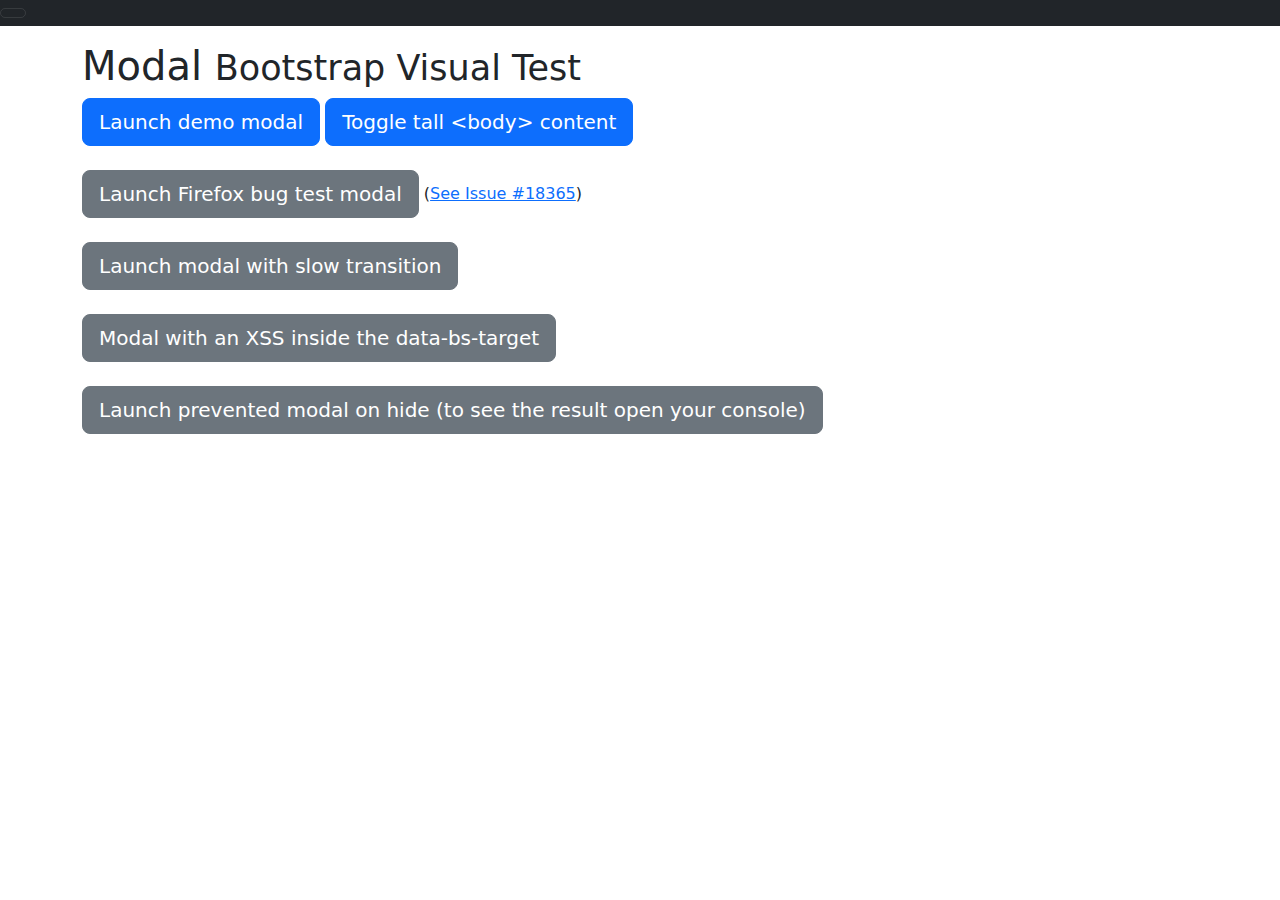
<file: Admin/assets/libs/bootstrap/js/tests/visual/modal.html>
<!doctype html>
<html lang="en">
  <head>
    <meta charset="utf-8">
    <meta name="viewport" content="width=device-width, initial-scale=1">
    <link href="../../../dist/css/bootstrap.min.css" rel="stylesheet">
    <title>Modal</title>
    <style>
      #tall {
        height: 1500px;
        width: 100px;
      }
    </style>
  </head>
  <body>
    <nav class="navbar navbar-full navbar-dark bg-dark">
      <button class="navbar-toggler hidden-lg-up" type="button" data-bs-toggle="collapse" data-bs-target="#navbarResponsive" aria-controls="navbarResponsive" aria-expanded="false" aria-label="Toggle navigation"></button>
      <div class="collapse navbar-expand-md" id="navbarResponsive">
        <a class="navbar-brand" href="#">This shouldn't jump!</a>
        <ul class="navbar-nav">
          <li class="nav-item">
            <a class="nav-link active" href="#" aria-current="page">Home</a>
          </li>
          <li class="nav-item">
            <a class="nav-link" href="#">Link</a>
          </li>
          <li class="nav-item">
            <a class="nav-link" href="#">Link</a>
          </li>
        </ul>
      </div>
    </nav>

    <div class="container mt-3">
      <h1>Modal <small>Bootstrap Visual Test</small></h1>

      <div class="modal fade" id="myModal" tabindex="-1" aria-labelledby="myModalLabel" aria-hidden="true">
        <div class="modal-dialog">
          <div class="modal-content">
            <div class="modal-header">
              <h1 class="modal-title fs-4" id="myModalLabel">Modal title</h1>
              <button type="button" class="btn-close" data-bs-dismiss="modal" aria-label="Close"></button>
            </div>
            <div class="modal-body">
              <h4>Text in a modal</h4>
              <p>Duis mollis, est non commodo luctus, nisi erat porttitor ligula.</p>

              <h4>Popover in a modal</h4>
              <p>This <button type="button" class="btn btn-primary" data-bs-toggle="popover" data-bs-placement="left" title="Popover title" data-bs-content="And here's some amazing content. It's very engaging. Right?">button</button> should trigger a popover on click.</p>


              <h4>Tooltips in a modal</h4>
              <p><a href="#" data-bs-toggle="tooltip" data-bs-placement="top" title="Tooltip on top">This link</a> and <a href="#" data-bs-toggle="tooltip" data-bs-placement="bottom" title="Tooltip on bottom">that link</a> should have tooltips on hover.</p>

              <div id="accordion" role="tablist">
                <div class="card" role="presentation">
                  <div class="card-header" role="tab" id="headingOne">
                    <h5 class="mb-0">
                      <a data-bs-toggle="collapse" href="#collapseOne" aria-expanded="true" aria-controls="collapseOne">
                        Collapsible Group Item #1
                      </a>
                    </h5>
                  </div>

                  <div id="collapseOne" class="collapse show" data-bs-parent="#accordion" role="tabpanel" aria-labelledby="headingOne">
                    <div class="card-body">
                      Anim pariatur cliche reprehenderit, enim eiusmod high life accusamus terry richardson ad squid. 3 wolf moon officia aute, non cupidatat skateboard dolor brunch. Food truck quinoa nesciunt laborum eiusmod. Brunch 3 wolf moon tempor, sunt aliqua put a bird on it squid single-origin coffee nulla assumenda shoreditch et. Nihil anim keffiyeh helvetica, craft beer labore wes anderson cred nesciunt sapiente ea proident. Ad vegan excepteur butcher vice lomo. Leggings occaecat craft beer farm-to-table, raw denim aesthetic synth nesciunt you probably haven't heard of them accusamus labore sustainable VHS.
                    </div>
                  </div>
                </div>
                <div class="card" role="presentation">
                  <div class="card-header" role="tab" id="headingTwo">
                    <h5 class="mb-0">
                      <a class="collapsed" data-bs-toggle="collapse" href="#collapseTwo" aria-expanded="false" aria-controls="collapseTwo">
                        Collapsible Group Item #2
                      </a>
                    </h5>
                  </div>
                  <div id="collapseTwo" class="collapse" data-bs-parent="#accordion" role="tabpanel" aria-labelledby="headingTwo">
                    <div class="card-body">
                      Anim pariatur cliche reprehenderit, enim eiusmod high life accusamus terry richardson ad squid. 3 wolf moon officia aute, non cupidatat skateboard dolor brunch. Food truck quinoa nesciunt laborum eiusmod. Brunch 3 wolf moon tempor, sunt aliqua put a bird on it squid single-origin coffee nulla assumenda shoreditch et. Nihil anim keffiyeh helvetica, craft beer labore wes anderson cred nesciunt sapiente ea proident. Ad vegan excepteur butcher vice lomo. Leggings occaecat craft beer farm-to-table, raw denim aesthetic synth nesciunt you probably haven't heard of them accusamus labore sustainable VHS.
                    </div>
                  </div>
                </div>
                <div class="card" role="presentation">
                  <div class="card-header" role="tab" id="headingThree">
                    <h5 class="mb-0">
                      <a class="collapsed" data-bs-toggle="collapse" href="#collapseThree" aria-expanded="false" aria-controls="collapseThree">
                        Collapsible Group Item #3
                      </a>
                    </h5>
                  </div>
                  <div id="collapseThree" class="collapse" data-bs-parent="#accordion" role="tabpanel" aria-labelledby="headingThree">
                    <div class="card-body">
                      Anim pariatur cliche reprehenderit, enim eiusmod high life accusamus terry richardson ad squid. 3 wolf moon officia aute, non cupidatat skateboard dolor brunch. Food truck quinoa nesciunt laborum eiusmod. Brunch 3 wolf moon tempor, sunt aliqua put a bird on it squid single-origin coffee nulla assumenda shoreditch et. Nihil anim keffiyeh helvetica, craft beer labore wes anderson cred nesciunt sapiente ea proident. Ad vegan excepteur butcher vice lomo. Leggings occaecat craft beer farm-to-table, raw denim aesthetic synth nesciunt you probably haven't heard of them accusamus labore sustainable VHS.
                    </div>
                  </div>
                </div>
              </div>

              <hr>

              <h4>Overflowing text to show scroll behavior</h4>
              <p>Cras mattis consectetur purus sit amet fermentum. Cras justo odio, dapibus ac facilisis in, egestas eget quam. Morbi leo risus, porta ac consectetur ac, vestibulum at eros.</p>
              <p>Praesent commodo cursus magna, vel scelerisque nisl consectetur et. Vivamus sagittis lacus vel augue laoreet rutrum faucibus dolor auctor.</p>
              <p>Aenean lacinia bibendum nulla sed consectetur. Praesent commodo cursus magna, vel scelerisque nisl consectetur et. Donec sed odio dui. Donec ullamcorper nulla non metus auctor fringilla.</p>
              <p>Cras mattis consectetur purus sit amet fermentum. Cras justo odio, dapibus ac facilisis in, egestas eget quam. Morbi leo risus, porta ac consectetur ac, vestibulum at eros.</p>
              <p>Praesent commodo cursus magna, vel scelerisque nisl consectetur et. Vivamus sagittis lacus vel augue laoreet rutrum faucibus dolor auctor.</p>
              <p>Aenean lacinia bibendum nulla sed consectetur. Praesent commodo cursus magna, vel scelerisque nisl consectetur et. Donec sed odio dui. Donec ullamcorper nulla non metus auctor fringilla.</p>
              <p>Cras mattis consectetur purus sit amet fermentum. Cras justo odio, dapibus ac facilisis in, egestas eget quam. Morbi leo risus, porta ac consectetur ac, vestibulum at eros.</p>
              <p>Praesent commodo cursus magna, vel scelerisque nisl consectetur et. Vivamus sagittis lacus vel augue laoreet rutrum faucibus dolor auctor.</p>
              <p>Aenean lacinia bibendum nulla sed consectetur. Praesent commodo cursus magna, vel scelerisque nisl consectetur et. Donec sed odio dui. Donec ullamcorper nulla non metus auctor fringilla.</p>
            </div>
            <div class="modal-footer">
              <button type="button" class="btn btn-secondary" data-bs-dismiss="modal">Close</button>
              <button type="button" class="btn btn-primary">Save changes</button>
            </div>
          </div>
        </div>
      </div>

      <div class="modal fade" id="firefoxModal" tabindex="-1" aria-labelledby="firefoxModalLabel" aria-hidden="true">
        <div class="modal-dialog">
          <div class="modal-content">
            <div class="modal-header">
              <h1 class="modal-title fs-4" id="firefoxModalLabel">Firefox Bug Test</h1>
              <button type="button" class="btn-close" data-bs-dismiss="modal" aria-label="Close"></button>
            </div>
            <div class="modal-body">
              <ol>
                <li>Ensure you're using Firefox.</li>
                <li>Open a new tab and then switch back to this tab.</li>
                <li>Click into this input: <input type="text" id="ff-bug-input"></li>
                <li>Switch to the other tab and then back to this tab.</li>
              </ol>
              <p>Test result: <strong id="ff-bug-test-result"></strong></p>
            </div>
            <div class="modal-footer">
              <button type="button" class="btn btn-secondary" data-bs-dismiss="modal">Close</button>
              <button type="button" class="btn btn-primary">Save changes</button>
            </div>
          </div>
        </div>
      </div>

      <div class="modal fade" id="slowModal" tabindex="-1" aria-labelledby="slowModalLabel" aria-hidden="true" style="transition-duration: 5s;">
        <div class="modal-dialog" style="transition-duration: inherit;">
          <div class="modal-content">
            <div class="modal-header">
              <h1 class="modal-title fs-4" id="slowModalLabel">Lorem slowly</h1>
              <button type="button" class="btn-close" data-bs-dismiss="modal" aria-label="Close"></button>
            </div>
            <div class="modal-body">
              <p>Cum sociis natoque penatibus et magnis dis parturient montes, nascetur ridiculus mus. Duis mollis, est non commodo luctus, nisi erat porttitor ligula, eget lacinia odio sem nec elit. Donec sed odio dui. Nullam quis risus eget urna mollis ornare vel eu leo. Nulla vitae elit libero, a pharetra augue.</p>
            </div>
            <div class="modal-footer">
              <button type="button" class="btn btn-secondary" data-bs-dismiss="modal">Close</button>
              <button type="button" class="btn btn-primary">Save changes</button>
            </div>
          </div>
        </div>
      </div>

      <button type="button" class="btn btn-primary btn-lg" data-bs-toggle="modal" data-bs-target="#myModal">
        Launch demo modal
      </button>

      <button type="button" class="btn btn-primary btn-lg" id="tall-toggle">
        Toggle tall &lt;body&gt; content
      </button>

      <br><br>

      <button type="button" class="btn btn-secondary btn-lg" data-bs-toggle="modal" data-bs-target="#firefoxModal">
        Launch Firefox bug test modal
      </button>
      (<a href="https://github.com/twbs/bootstrap/issues/18365">See Issue #18365</a>)

      <br><br>

      <button type="button" class="btn btn-secondary btn-lg" data-bs-toggle="modal" data-bs-target="#slowModal">
        Launch modal with slow transition
      </button>

      <br><br>

      <div class="text-bg-dark p-2" id="tall" style="display: none;">
        Tall body content to force the page to have a scrollbar.
      </div>

      <button type="button" class="btn btn-secondary btn-lg" data-bs-toggle="modal" data-bs-target="&#x3C;div class=&#x22;modal fade the-bad&#x22; tabindex=&#x22;-1&#x22;&#x3E;&#x3C;div class=&#x22;modal-dialog&#x22;&#x3E;&#x3C;div class=&#x22;modal-content&#x22;&#x3E;&#x3C;div class=&#x22;modal-header&#x22;&#x3E;&#x3C;button type=&#x22;button&#x22; class=&#x22;btn-close&#x22; data-bs-dismiss=&#x22;modal&#x22; aria-label=&#x22;Close&#x22;&#x3E;&#x3C;span aria-hidden=&#x22;true&#x22;&#x3E;&#x26;times;&#x3C;/span&#x3E;&#x3C;/button&#x3E;&#x3C;h1 class=&#x22;modal-title fs-4&#x22;&#x3E;The Bad Modal&#x3C;/h1&#x3E;&#x3C;/div&#x3E;&#x3C;div class=&#x22;modal-body&#x22;&#x3E;This modal&#x27;s HTTML source code is declared inline, inside the data-bs-target attribute of it&#x27;s show-button&#x3C;/div&#x3E;&#x3C;/div&#x3E;&#x3C;/div&#x3E;&#x3C;/div&#x3E;">
        Modal with an XSS inside the data-bs-target
      </button>

      <br><br>

      <button type="button" class="btn btn-secondary btn-lg" id="btnPreventModal">
        Launch prevented modal on hide (to see the result open your console)
      </button>
    </div>

    <script src="../../../dist/js/bootstrap.bundle.js"></script>
    <script>
      /* global bootstrap: false */

      const ffBugTestResult = document.getElementById('ff-bug-test-result')
      const firefoxTestDone = false

      function reportFirefoxTestResult(result) {
        if (!firefoxTestDone) {
          ffBugTestResult.classList.add(result ? 'text-success' : 'text-danger')
          ffBugTestResult.textContent = result ? 'PASS' : 'FAIL'
        }
      }

      document.querySelectorAll('[data-bs-toggle="popover"]').forEach(popoverEl => new bootstrap.Popover(popoverEl))

      document.querySelectorAll('[data-bs-toggle="tooltip"]').forEach(tooltipEl => new bootstrap.Tooltip(tooltipEl))

      const tall = document.getElementById('tall')
      document.getElementById('tall-toggle').addEventListener('click', () => {
        tall.style.display = tall.style.display === 'none' ? 'block' : 'none'
      })

      const ffBugInput = document.getElementById('ff-bug-input')
      const firefoxModal = document.getElementById('firefoxModal')
      function handlerClickFfBugInput() {
        firefoxModal.addEventListener('focus', reportFirefoxTestResult.bind(false))
        ffBugInput.addEventListener('focus', reportFirefoxTestResult.bind(true))
        ffBugInput.removeEventListener('focus', handlerClickFfBugInput)
      }

      ffBugInput.addEventListener('focus', handlerClickFfBugInput)

      const modalFf = new bootstrap.Modal(firefoxModal)

      document.getElementById('btnPreventModal').addEventListener('click', () => {
        const shownFirefoxModal = () => {
          modalFf.hide()
          firefoxModal.removeEventListener('shown.bs.modal', hideFirefoxModal)
        }

        const hideFirefoxModal = event => {
          event.preventDefault()
          firefoxModal.removeEventListener('hide.bs.modal', hideFirefoxModal)

          if (modalFf._isTransitioning) {
            console.error('Modal plugin should not set _isTransitioning when hide event is prevented')
          } else {
            console.log('Test passed')
            modalFf.hide() // work as expected
          }
        }

        firefoxModal.addEventListener('shown.bs.modal', shownFirefoxModal)
        firefoxModal.addEventListener('hide.bs.modal', hideFirefoxModal)
        modalFf.show()
      })

      // Test transition duration
      let t0
      let t1
      const slowModal = document.getElementById('slowModal')

      slowModal.addEventListener('shown.bs.modal', () => {
        t1 = performance.now()
        console.log('transition-duration took ' + (t1 - t0) + 'ms.')
      })

      slowModal.addEventListener('show.bs.modal', () => {
        t0 = performance.now()
      })
    </script>
  </body>
</html>
</file>
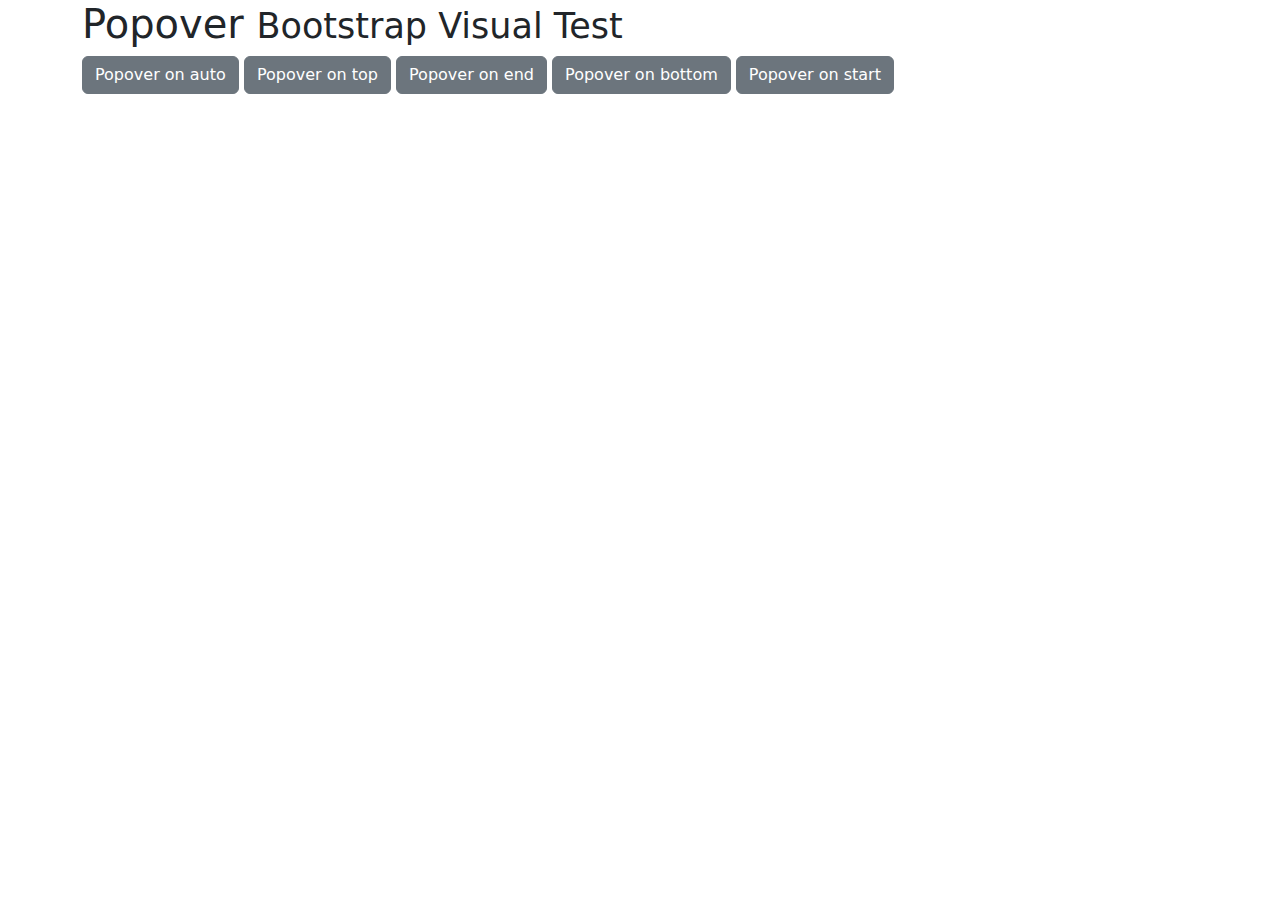
<file: Admin/assets/libs/bootstrap/js/tests/visual/popover.html>
<!doctype html>
<html lang="en">
  <head>
    <meta charset="utf-8">
    <meta name="viewport" content="width=device-width, initial-scale=1">
    <link href="../../../dist/css/bootstrap.min.css" rel="stylesheet">
    <title>Popover</title>
  </head>
  <body>
    <div class="container">
      <h1>Popover <small>Bootstrap Visual Test</small></h1>

      <button type="button" class="btn btn-secondary" data-bs-container="body" data-bs-toggle="popover" data-bs-placement="auto" data-bs-content="Vivamus sagittis lacus vel augue laoreet rutrum faucibus.">
        Popover on auto
      </button>

      <button type="button" class="btn btn-secondary" data-bs-container="body" data-bs-toggle="popover" data-bs-placement="top" data-bs-content="Default placement was on top but not enough place">
        Popover on top
      </button>

      <button type="button" class="btn btn-secondary" data-bs-container="body" data-bs-toggle="popover" data-bs-placement="right" data-bs-content="Vivamus sagittis lacus vel augue laoreet rutrum faucibus.">
        Popover on end
      </button>

      <button type="button" class="btn btn-secondary" data-bs-container="body" data-bs-toggle="popover" data-bs-placement="bottom" data-bs-content="Vivamus sagittis lacus vel augue laoreet rutrum faucibus.">
        Popover on bottom
      </button>

      <button type="button" class="btn btn-secondary" data-bs-container="body" data-bs-toggle="popover" data-bs-placement="left" data-bs-content="Vivamus sagittis lacus vel augue laoreet rutrum faucibus.">
        Popover on start
      </button>
    </div>

    <script src="../../../dist/js/bootstrap.bundle.js"></script>
    <script>
      /* global bootstrap: false */

      document.querySelectorAll('[data-bs-toggle="popover"]').forEach(popoverEl => new bootstrap.Popover(popoverEl))
    </script>
  </body>
</html>
</file>
